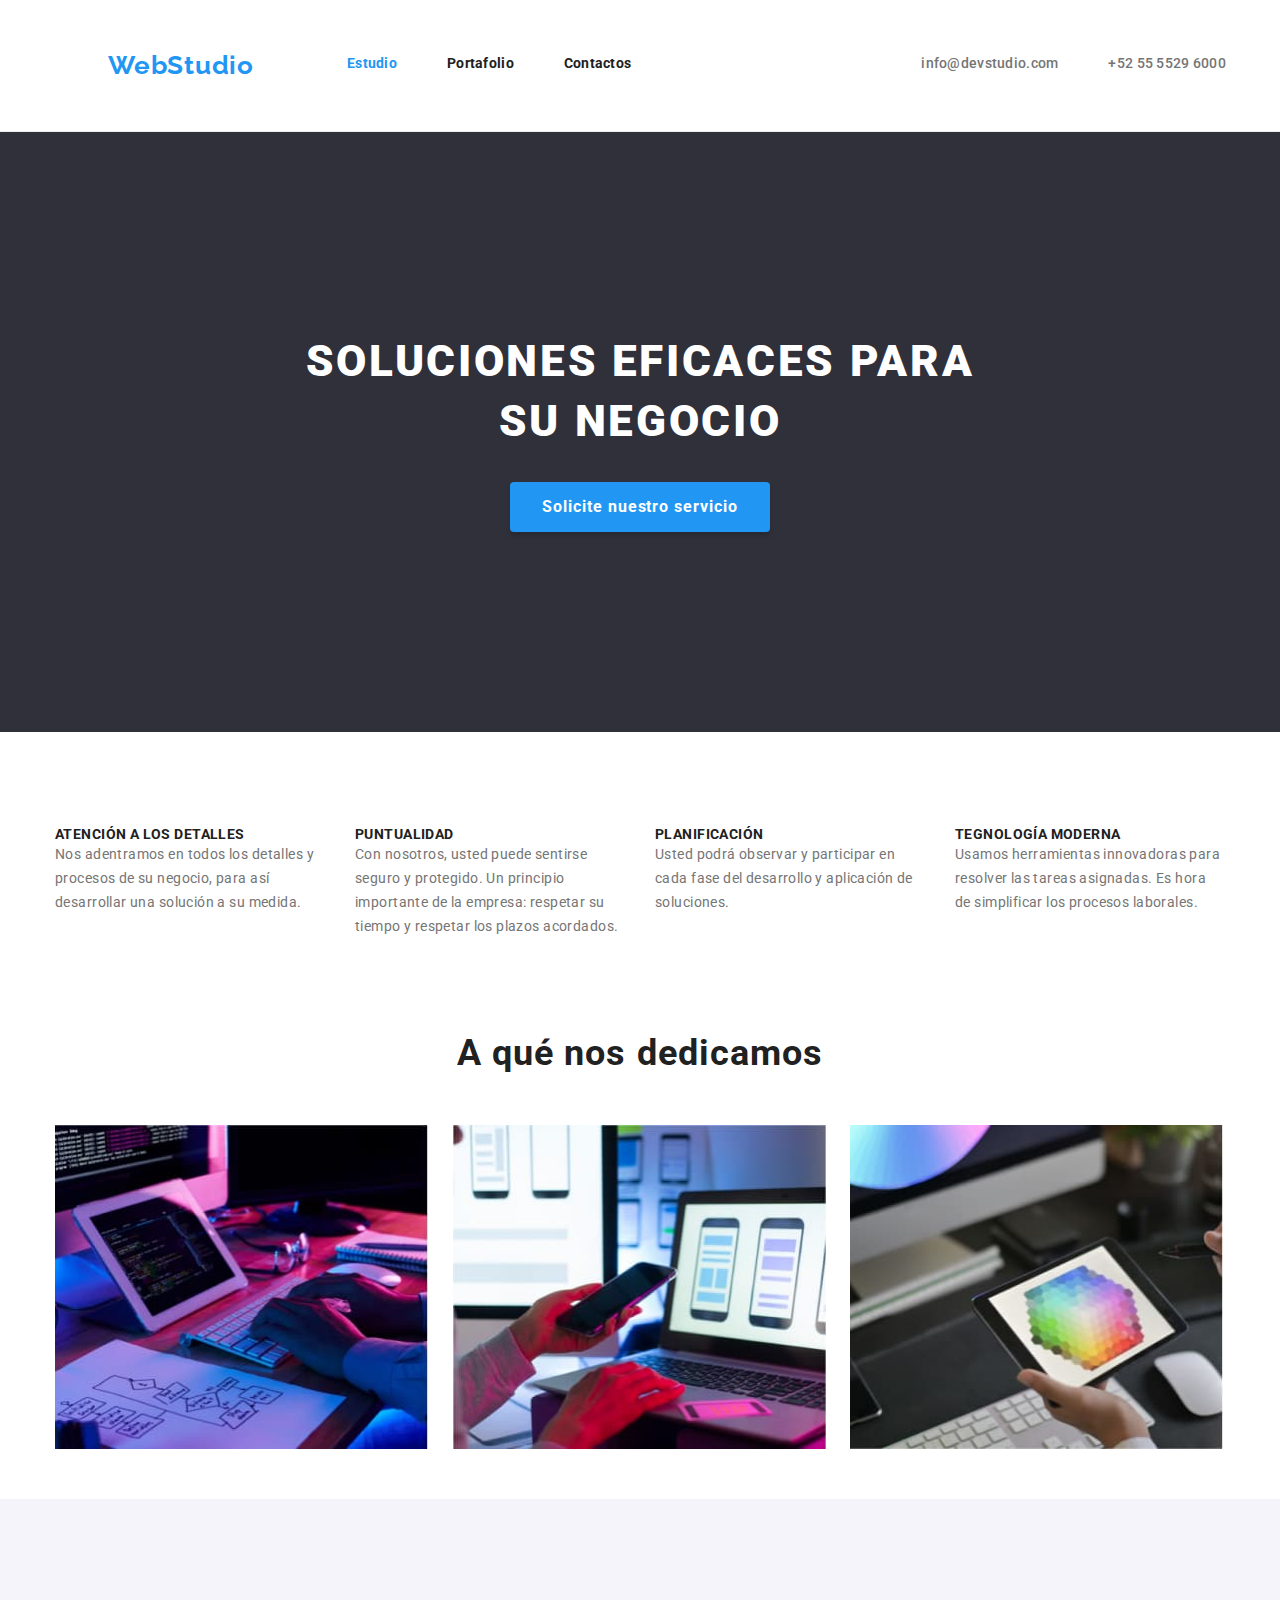
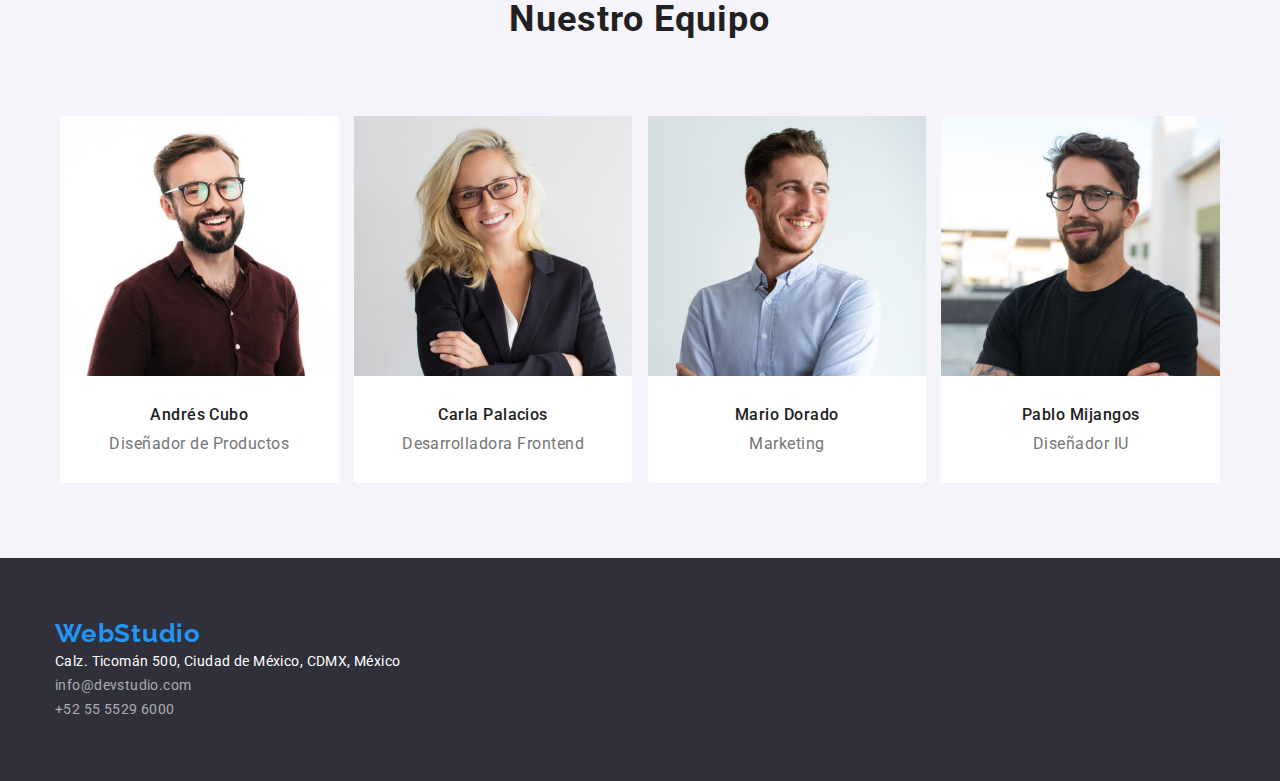
<file: index.html>
<!DOCTYPE html>
<html lang="es">
  <head>
    <meta charset="UTF-8" />
    <meta http-equiv="X-UA-Compatible" content="IE=edge" />
    <meta name="viewport" content="width=device-width, initial-scale=1.0" />
    <title>WebStudio</title>
    <link
      rel="stylesheet"
      href="https://cdnjs.cloudflare.com/ajax/libs/modern-normalize/1.0.0/modern-normalize.min.css"
    />
    <link rel="preconnect" href="https://fonts.googleapis.com" />
    <link rel="preconnect" href="https://fonts.gstatic.com" crossorigin />
    <link
      href="https://fonts.googleapis.com/css2?family=Raleway:wght@700&family=Roboto:wght@400;500;700;900&display=swap"
      rel="stylesheet"
    />
    <link rel="stylesheet" href="./css/styles.css" />
  </head>
  <body>
    <header class="header">
      <div class="container page-header">
        <a href="./index.html" class="icon-header icon-contain">WebStudio</a>
        <ul class="page-header">
          <li>
            <a href="./index.html" class="header-ref color-main links-header"
              >Estudio</a
            >
          </li>
          <li>
            <a href="./portfolio.html" class="header-ref links-header"
              >Portafolio</a
            >
          </li>
          <li>
            <a href="#" class="header-ref links-header">Contactos</a>
          </li>
        </ul>
        <ul class="page-header-contain">
          <li>
            <a
              href="mailto:info@devstudio.com"
              class="mail links-header-contain"
              >info@devstudio.com</a
            >
          </li>
          <li>
            <a href="tel:+525555296000" class="tel links-header-contain"
              >+52 55 5529 6000</a
            >
          </li>
        </ul>
      </div>
    </header>
    <main>
      <section class="hero">
        <div class="container hero-section">
          <h1 class="hero-title">SOLUCIONES EFICACES PARA SU NEGOCIO</h1>
          <button type="button" class="hero-btn hero-btn-item-contain">
            Solicite nuestro servicio
          </button>
        </div>
      </section>
      <section>
        <div class="container">
          <ul class="hero-container">
            <li class="basic">
              <h3 class="title-self">ATENCIÓN A LOS DETALLES</h3>
              <p class="descr-self">
                Nos adentramos en todos los detalles y procesos de su negocio,
                para así desarrollar una solución a su medida.
              </p>
            </li>
            <li class="basic">
              <h3 class="title-self">PUNTUALIDAD</h3>
              <p class="descr-self">
                Con nosotros, usted puede sentirse seguro y protegido. Un
                principio importante de la empresa: respetar su tiempo y
                respetar los plazos acordados.
              </p>
            </li>
            <li class="basic">
              <h3 class="title-self">PLANIFICACIÓN</h3>
              <p class="descr-self">
                Usted podrá observar y participar en cada fase del desarrollo y
                aplicación de soluciones.
              </p>
            </li>
            <li class="basic">
              <h3 class="title-self">TEGNOLOGÍA MODERNA</h3>
              <p class="descr-self">
                Usamos herramientas innovadoras para resolver las tareas
                asignadas. Es hora de simplificar los procesos laborales.
              </p>
            </li>
          </ul>
        </div>
      </section>
      <section>
        <div class="container">
          <h2 class="title">A qué nos dedicamos</h2>
          <ul class="image-container">
            <li class="image-son-container">
              <img
                src="./images/1ipad.jpg"
                width="373.16"
                height="323.7"
                alt="computador"
              />
            </li>
            <li class="image-son-container">
              <img
                src="./images/2smartlaptop.jpg"
                width="373.16px"
                height="323.7px"
                alt="tablet"
              />
            </li>
            <li class="image-son-container">
              <img
                src="./images/3tablet.jpg"
                width="373.16x"
                height="323.7px"
                alt="celular"
              />
            </li>
          </ul>
        </div>
      </section>
      <section class="back">
        <div class="container">
          <h2 class="title-team title-item-contain">Nuestro Equipo</h2>
          <ul class="section-work">
            <li class="work-image-container">
              <img
                src="./images/4andrescubo.jpg"
                alt="Andres"
                width="270px"
                height="260px"
              />
              <div class="body-self">
                <h3 class="team-name last">Andrés Cubo</h3>
                <p class="team-work">Diseñador de Productos</p>
              </div>
            </li>
            <li class="work-image-container">
              <img
                src="./images/5carlapalacios.jpg"
                alt="Carla"
                width="270"
                height="260px"
              />
              <div class="body-self">
                <h3 class="team-name last">Carla Palacios</h3>
                <p class="team-work">Desarrolladora Frontend</p>
              </div>
            </li>
            <li class="work-image-container">
              <img
                src="./images/6mariodorado.jpg"
                alt="Mario"
                width="270px"
                height="260px"
              />
              <div class="body-self">
                <h3 class="team-name last">Mario Dorado</h3>
                <p class="team-work">Marketing</p>
              </div>
            </li>
            <li class="work-image-container">
              <img
                src="./images/7pablomijangos.jpg"
                alt="Pablo"
                width="270px"
                height="260px"
              />
              <div class="body-self">
                <h3 class="team-name last">Pablo Mijangos</h3>
                <p class="team-work">Diseñador IU</p>
              </div>
            </li>
          </ul>
        </div>
      </section>
    </main>
    <footer class="footer">
      <div class="container footer-contain">
        <a href="./index.html" class="icon-footer contain-items">WebStudio</a>
        <address class="address contain-items">
          <ul>
            <li>Calz. Ticomán 500, Ciudad de México, CDMX, México</li>
            <li>
              <a
                href="mailto:info@devstudio.com"
                class="footer-mail contain-items"
                >info@devstudio.com</a
              >
            </li>
            <li>
              <a href="tel:+525555296000" class="footer-tel contain-items"
                >+52 55 5529 6000</a
              >
            </li>
          </ul>
        </address>
      </div>
    </footer>
  </body>
</html>
</file>
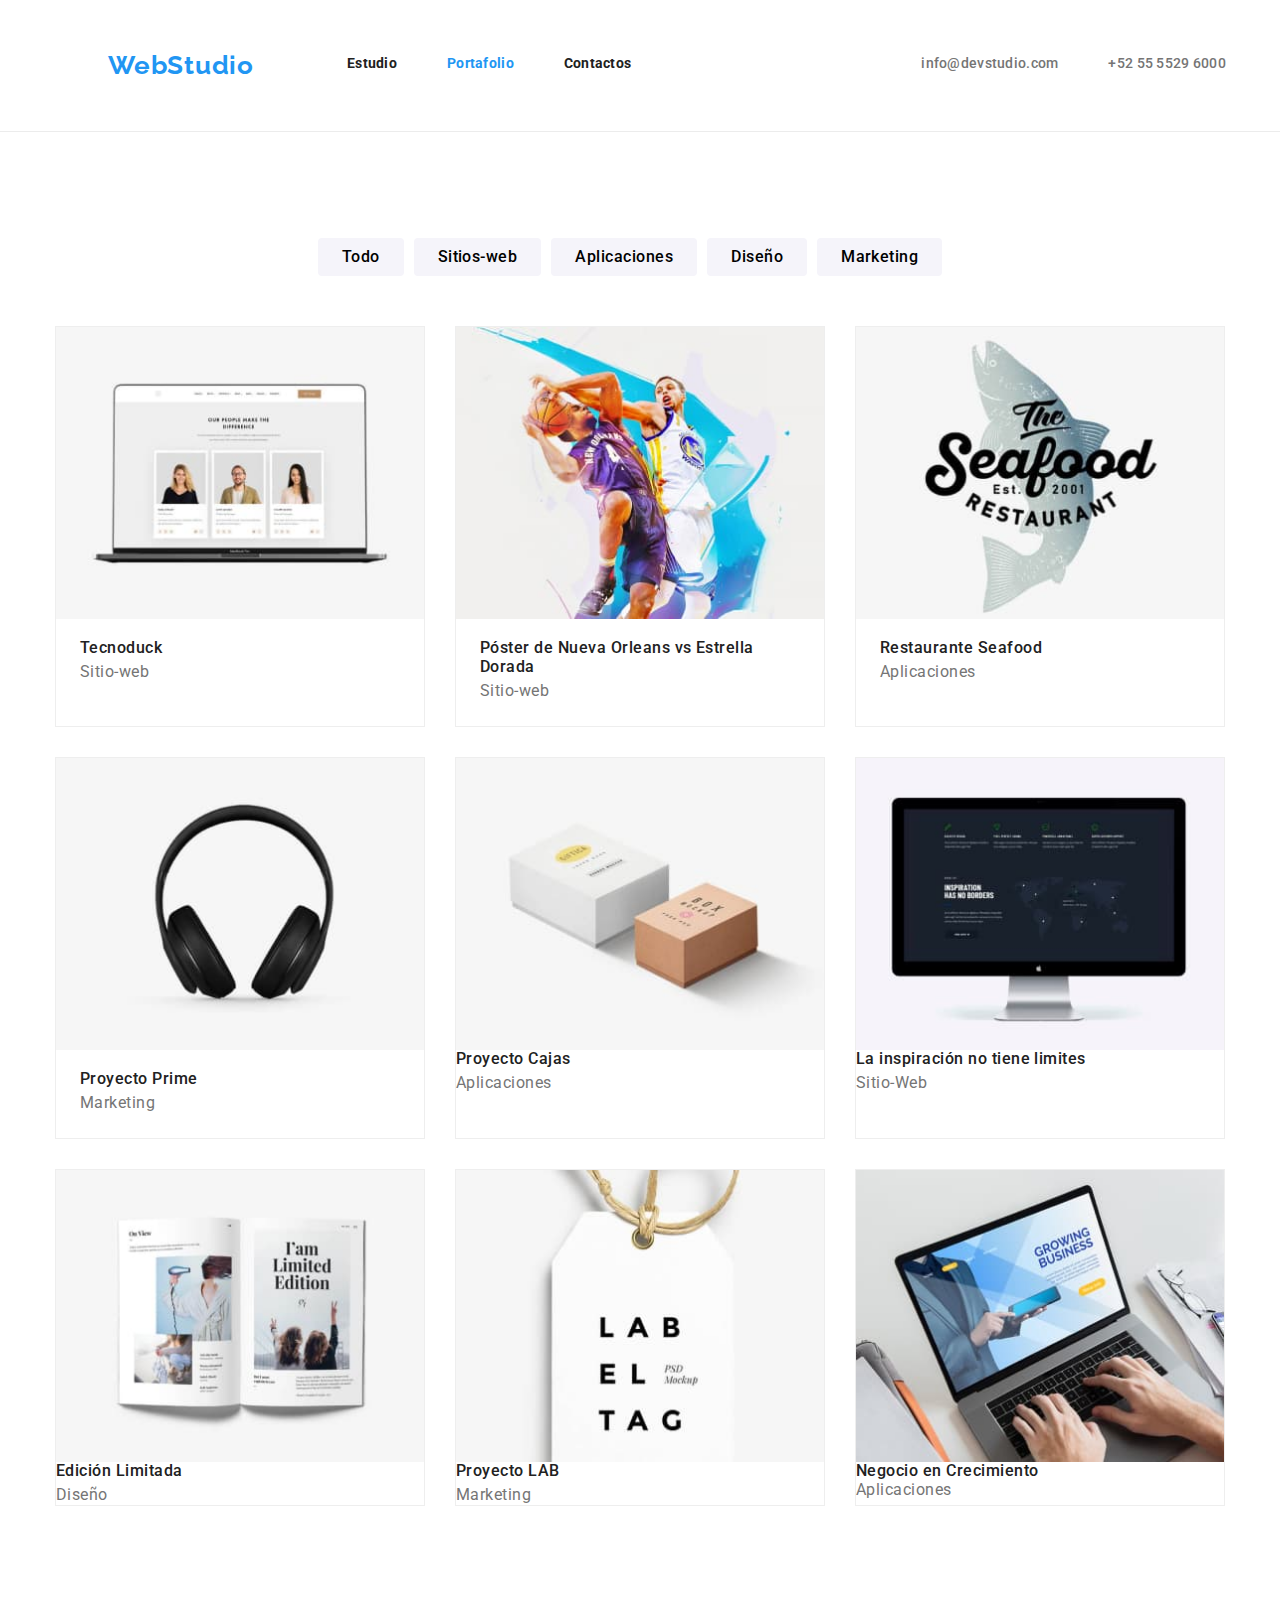
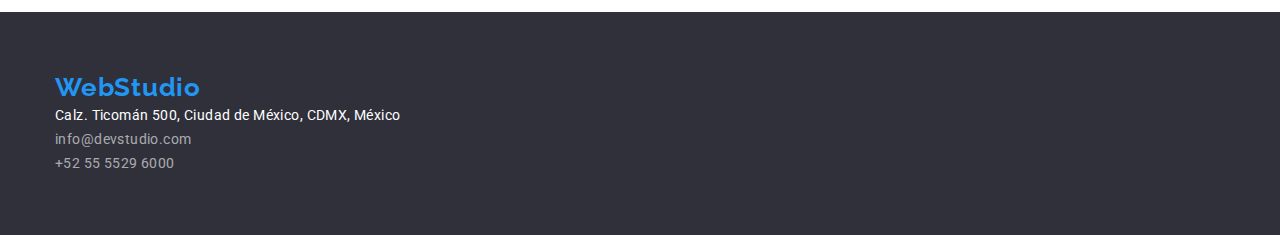
<file: portfolio.html>
<!DOCTYPE html>
<html lang="es">
  <head>
    <meta charset="UTF-8" />
    <meta http-equiv="X-UA-Compatible" content="IE=edge" />
    <meta name="viewport" content="width=device-width, initial-scale=1.0" />
    <title>portafolio</title>
    <link
      rel="stylesheet"
      href="https://cdnjs.cloudflare.com/ajax/libs/modern-normalize/1.0.0/modern-normalize.min.css"
    />
    <link rel="stylesheet" href="./css/styles.css" />
    <link rel="preconnect" href="https://fonts.googleapis.com" />
    <link rel="preconnect" href="https://fonts.gstatic.com" crossorigin />
    <link
      href="https://fonts.googleapis.com/css2?family=Raleway:wght@700&family=Roboto:wght@400;500;700;900&display=swap"
      rel="stylesheet"
    />
  </head>
  <body>
    <header class="header">
      <div class="container page-header">
        <a href="./index.html" class="icon-header icon-contain">WebStudio</a>
        <ul class="page-header">
          <li>
            <a href="./index.html" class="header-ref links-header">Estudio</a>
          </li>
          <li>
            <a
              href="./portfolio.html"
              class="header-ref links-header color-site"
              >Portafolio</a
            >
          </li>
          <li>
            <a href="#" class="header-ref links-header">Contactos</a>
          </li>
        </ul>
        <ul class="page-header-contain">
          <li>
            <a
              href="mailto:info@devstudio.com"
              class="mail links-header-contain"
              >info@devstudio.com</a
            >
          </li>
          <li>
            <a href="tel:+525555296000" class="tel links-header-contain"
              >+52 55 5529 6000</a
            >
          </li>
        </ul>
      </div>
    </header>
    <main>
      <section class="section-main">
        <div class="container main-content">
          <header class="hidden-header"></header>
          <ul class="filter-text btn-content">
            <li>
              <button type="button" class="filter-btn filter-text">Todo</button>
            </li>
            <li>
              <button type="button" class="filter-btn filter-text">
                Sitios-web
              </button>
            </li>
            <li>
              <button type="button" class="filter-btn filter-text">
                Aplicaciones
              </button>
            </li>
            <li>
              <button type="button" class="filter-btn filter-text">
                Diseño
              </button>
            </li>
            <li>
              <button type="button" class="filter-btn filter-text">
                Marketing
              </button>
            </li>
          </ul>
          <ul class="main-content-items">
            <li class="container-card">
              <img src="./images/tecnoduck.jpg" alt="Tecnoduck" width="370" />
              <div class="body-items">
                <h3 class="product-title item">Tecnoduck</h3>
                <p class="product-descript">Sitio-web</p>
              </div>
            </li>
            <li class="container-card">
              <img
                src="./images/neworleansposter.jpg"
                alt="Póster"
                width="370"
              />
              <div class="body-items">
                <h3 class="product-title item">
                  Póster de Nueva Orleans vs Estrella Dorada
                </h3>
                <p class="product-descript">Sitio-web</p>
              </div>
            </li>
            <li class="container-card">
              <img
                src="./images/seafoodrestaurant.jpg"
                alt="sea food"
                width="370"
              />
              <div class="body-items">
                <h3 class="product-title item">Restaurante Seafood</h3>
                <p class="product-descript">Aplicaciones</p>
              </div>
            </li>
            <li class="container-card">
              <img src="./images/primeproject.jpg" alt="proyecto" width="370" />
              <div class="body-items">
                <h3 class="product-title item">Proyecto Prime</h3>
                <p class="product-descript">Marketing</p>
              </div>
            </li>
            <li class="container-card">
              <img src="./images/boxproject.jpg" alt="cajas" width="370" />
              <div>
                <h3 class="product-title item">Proyecto Cajas</h3>
                <p class="product-descript">Aplicaciones</p>
              </div>
            </li>
            <li class="container-card">
              <img
                src="./images/unilimitedinspiration.jpg"
                alt="limites"
                width="370"
              />
              <div>
                <h3 class="product-title item">
                  La inspiración no tiene limites
                </h3>
                <p class="product-descript">Sitio-Web</p>
              </div>
            </li>
            <li class="container-card">
              <img
                src="./images/limitededition.jpg"
                alt="edicion limitada"
                width="370"
              />
              <div>
                <h3 class="product-title item">Edición Limitada</h3>
                <p class="product-descript">Diseño</p>
              </div>
            </li>
            <li class="container-card">
              <img src="./images/projectlab.jpg" alt="LAB" width="370" />
              <div>
                <h3 class="product-title item">Proyecto LAB</h3>
                <p class="product-descript">Marketing</p>
              </div>
            </li>
            <li class="container-card">
              <img
                src="./images/growingbusiness.jpg"
                alt="Aplicaciones"
                width="370"
              />
              <div>
                <h3 class="product-title">Negocio en Crecimiento</h3>
                <p class="product-descript">Aplicaciones</p>
              </div>
            </li>
          </ul>
        </div>
      </section>
    </main>
    <footer class="footer">
      <div class="container footer-container">
        <a href="./index.html" class="icon-footer contain-items">WebStudio</a>
        <address class="address contain-items">
          <ul>
            <li>Calz. Ticomán 500, Ciudad de México, CDMX, México</li>
            <li>
              <a
                href="mailto:info@devstudio.com"
                class="footer-mail contain-items"
                >info@devstudio.com</a
              >
            </li>
            <li>
              <a href="tel:+525555296000" class="footer-tel"
                >+52 55 5529 6000</a
              >
            </li>
          </ul>
        </address>
      </div>
    </footer>
  </body>
</html>
</file>
<file: css/styles.css>
:root {
  --color-principal-texto: #212121;
  --color-segundo-texto: #757575;
  --color-web: #2196f3;
  --color-primario-fondo-pantalla: #ffffff;
  --color-segundo-fondo-pantalla: #2f303a;
}

h1,
h2,
h3,
h4,
h5,
h6,
p {
  margin: 0;
}
html {
  box-sizing: border-box;
}
*,
*::after,
*::before {
  box-sizing: inherit;
}
img {
  display: block;
  max-width: 100%;
}
address {
  font-style: normal;
}
body {
  font-family: 'Roboto', sans-serif;
  color: var(--color-principal-texto);
  font-size: 20px;
  background-color: var(--color-primario-fondo-pantalla);
}
ul {
  list-style: none;
  padding: 0;
  margin: 0;
}
a {
  text-decoration: none;
  color: inherit;
}
.header {
  border-bottom: 1px solid #ececec;
}
.icon-header {
  font-family: 'Raleway', sans-serif;
  font-style: normal;
  color: var(--color-web);
  font-weight: 700;
  font-size: 26px;
  line-height: 31px;
  letter-spacing: 0.03em;
  text-align: right;
}
.header-ref {
  font-style: normal;
  font-weight: 700;
  font-size: 14px;
  line-height: 16px;
  letter-spacing: 0.02em;
  color: #212121;
}
.header-ref:hover,
.header-ref:focus {
  color: var(--color-web);
}
.color-main,
.color-site {
  color: var(--color-web);
}
.tel,
.mail {
  font-size: 14px;
  font-weight: 500;
  line-height: 1.14;
  letter-spacing: 0.02em;
  color: var(--color-segundo-texto);
}
.tel:hover,
.mail:focus,
.tel:focus,
.mail:hover {
  color: var(--color-web);
}

.hero {
  background-color: var(--color-segundo-fondo-pantalla);
  padding-top: 200px;
  padding-bottom: 200px;
}
.hero-title {
  font-weight: 900;
  font-size: 44px;
  line-height: 1.36;
  text-align: center;
  letter-spacing: 0.06em;
  text-transform: uppercase;
  color: #ffffff;
}
.hero-btn {
  font-weight: 700;
  font-size: 16px;
  line-height: 1.88;
  display: flex;
  align-items: center;
  text-align: center;
  letter-spacing: 0.06em;
  color: #ffffff;
  background-color: var(--color-web);
  box-shadow: 0px 4px 4px rgba(0, 0, 0, 0.15);
  border-radius: 4px;
  border-style: none;
  cursor: pointer;
  padding: 10px 32px;
}
.title-self {
  font-size: 14px;
  line-height: 1.14;
  letter-spacing: 0.03em;
  text-transform: uppercase;
}
.descr-self {
  font-size: 14px;
  line-height: 1.71;
  letter-spacing: 0.03em;
  color: var(--color-segundo-texto);
}
.title {
  font-size: 36px;
  line-height: 1.16;
  text-align: center;
  letter-spacing: 0.03em;
  color: inherit;
}
.back {
  background-color: #f5f4fa;
}
.title-team {
  font-size: 36px;
  line-height: 1.16;
  text-align: center;
  letter-spacing: 0.03em;
  color: inherit;
}
.team-name,
.team-work,
.product-title,
.product-descript {
  font-size: 16px;
  line-height: 1.18;
  letter-spacing: 0.03em;
}
.team-name,
.product-title {
  font-weight: 500;
}
.team-work,
.product-descript {
  color: var(--color-segundo-texto);
}
.footer {
  font-style: normal;
  background-color: var(--color-segundo-fondo-pantalla);
  padding-top: 60px;
  padding-bottom: 60px;
}
.icon-footer {
  font-family: 'Raleway', sans-serif;
  color: var(--color-web);
  font-weight: 700;
  font-size: 26px;
  line-height: 1.19;
  letter-spacing: 0.03em;
  text-align: left;
}
.address,
.footer-mail,
.footer-tel {
  font-family: 'Roboto';
  font-style: normal;
  font-weight: 400;
  font-size: 14px;
  line-height: 24px;
  letter-spacing: 0.03em;
  color: #ffffff;
}
.footer-mail,
.footer-tel {
  color: rgba(255, 255, 255, 0.6);
}
.footer-mail:hover,
.footer-mail:focus {
  color: var(--color-web);
}
.footer-tel:hover,
.footer-tel:focus {
  color: var(--color-web);
}
.filter-btn {
  font-family: 'Roboto', sans-serif;
  font-weight: 500;
  font-size: 16px;
  line-height: 1.62;
  text-align: center;
  letter-spacing: 0.03em;
  background-color: #f5f4fa;
  border-radius: 4px;
  border-style: none;
  cursor: pointer;
  padding: 6px 24px;
  margin-right: 10px;
}
.hidden-header {
  visibility: hidden;
}
.filter-btn:hover,
.filter-btn:focus {
  background-color: var(--color-web);
  box-shadow: 0px 3px 1px rgba(0, 0, 0, 0.1), 0px 1px 2px rgba(0, 0, 0, 0.8),
    0px 2px 2px rgba(0, 0, 0, 0.12);
  border-radius: 4px;
  font-weight: 500;
  font-size: 16px;
  line-height: 1.62;
  text-align: center;
  letter-spacing: 0.03em;
  color: #ffffff;
}
.filter-text {
  font-weight: 500;
  font-size: 16px;
  line-height: 1.62;
  text-align: center;
  letter-spacing: 0.03em;
}
.container {
  width: 1200px;
  padding-left: 15px;
  padding-right: 15px;
  margin-left: auto;
  margin-right: auto;
}
.icon-contain {
  padding-top: 25px;
  padding-bottom: 25px;
}
.page-header {
  display: flex;
  margin-left: 93px;
  padding-top: 25px;
  padding-bottom: 25px;
}
.links-header {
  margin-right: 50px;
}
.links-header-contain {
  margin-right: 50px;
}
.page-header-contain {
  display: flex;
  margin-left: 240px;
  padding-top: 25px;
  padding-bottom: 25px;
}
.hero-section {
  display: flex;
  flex-direction: column;
  justify-content: center;
  align-items: center;
  width: 700px;
}
.hero-btn-item-contain {
  margin-top: 30px;
}
.hero-container {
  display: flex;
  gap: 30px;
  padding: 95px 0px;
}
.basic {
  flex-basis: calc((100% - 46px) / 4);
}
.image-container {
  display: flex;
  flex-wrap: wrap;
  gap: 23px;
}
.image-son-container {
  flex-basis: calc((100% - 46px) / 3);
  margin-top: 50px;
  margin-bottom: 50px;
}
.title-item-contain {
  padding-top: 100px;
}
.section-work {
  background-color: #f5f4fa;
  padding: 5px;
  display: flex;
  flex-wrap: wrap;
  justify-content: space-between;
}
.work-image-container {
  width: 270px;
  background-color: #ffffff;
  display: flex;
  flex-direction: column;
  border-radius: 0px 0px 4px 4px;
  margin-bottom: 70px;
  margin-top: 70px;
  flex-basis: calc((100% - 46px) / 4);
}
.work-image-container > img {
  width: 100%;
}
.body-contain {
  text-align: center;
  padding-bottom: 10px;
  padding-top: 15px;
}

.body-self {
  text-align: center;
  padding-top: 30px;
  margin-bottom: 30px;
}
.last {
  margin-bottom: 10px;
}
.btn-content {
  display: flex;
  justify-content: center;
  margin-right: 10px;
}
.container-card {
  width: 300px;
  background-color: #ffffff;
  display: flex;
  flex-direction: column;
  border: 1px solid #eeeeee;
  flex-basis: calc((100% - 60px) / 3);
}
.section-main {
  padding-top: 106px;
  padding-bottom: 106px;
}
.main-content-items {
  margin-top: 50px;
  display: flex;
  flex-wrap: wrap;
  gap: 30px;
}
.body-items {
  margin-bottom: 5px;
  padding: 20px 24px;
}
.item {
  margin-bottom: 5px;
}
</file>
